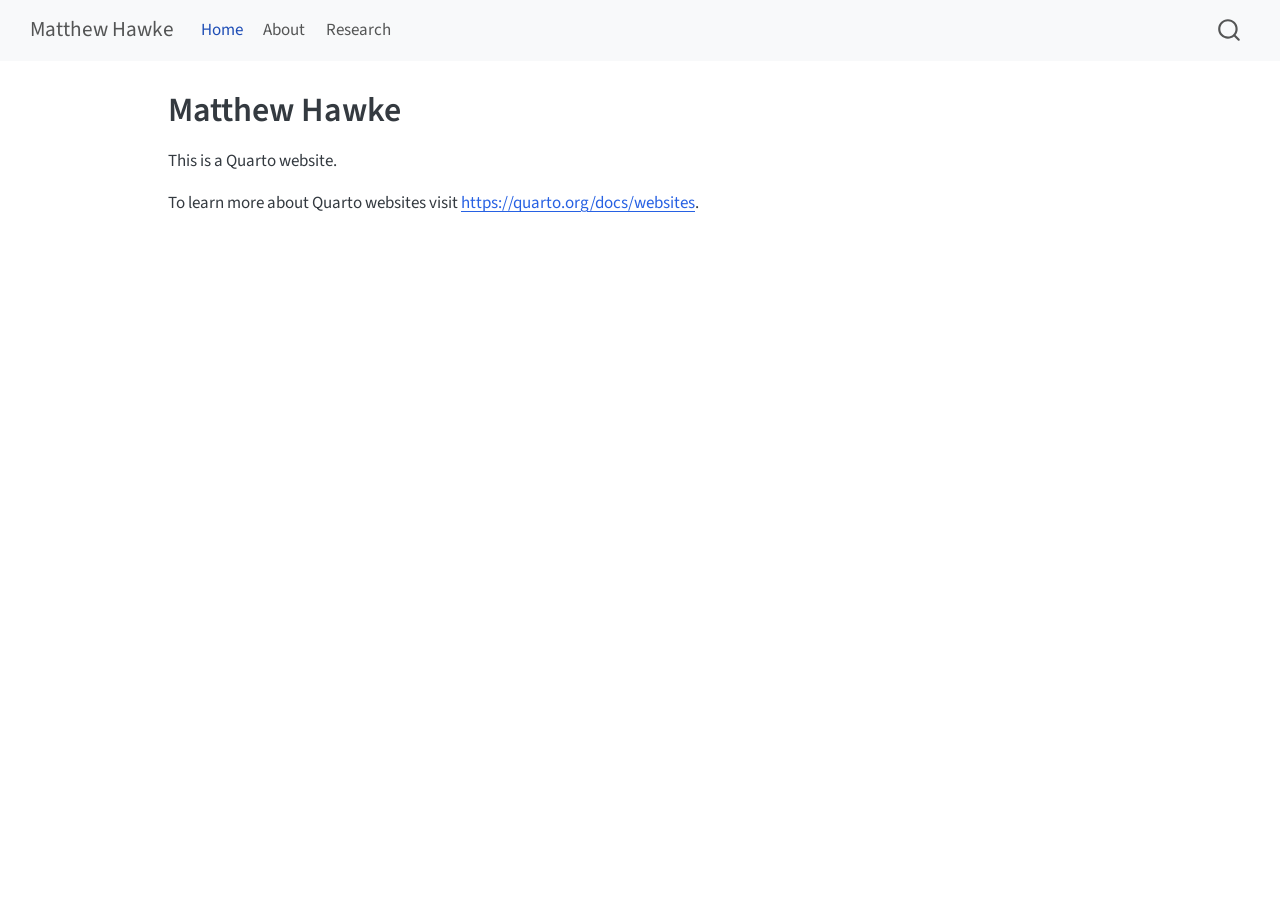
<file: index.html>
<!DOCTYPE html>
<html xmlns="http://www.w3.org/1999/xhtml" lang="en" xml:lang="en"><head>

<meta charset="utf-8">
<meta name="generator" content="quarto-1.6.4">

<meta name="viewport" content="width=device-width, initial-scale=1.0, user-scalable=yes">


<title>Matthew Hawke</title>
<style>
code{white-space: pre-wrap;}
span.smallcaps{font-variant: small-caps;}
div.columns{display: flex; gap: min(4vw, 1.5em);}
div.column{flex: auto; overflow-x: auto;}
div.hanging-indent{margin-left: 1.5em; text-indent: -1.5em;}
ul.task-list{list-style: none;}
ul.task-list li input[type="checkbox"] {
  width: 0.8em;
  margin: 0 0.8em 0.2em -1em; /* quarto-specific, see https://github.com/quarto-dev/quarto-cli/issues/4556 */ 
  vertical-align: middle;
}
</style>


<script src="site_libs/quarto-nav/quarto-nav.js"></script>
<script src="site_libs/quarto-nav/headroom.min.js"></script>
<script src="site_libs/clipboard/clipboard.min.js"></script>
<script src="site_libs/quarto-search/autocomplete.umd.js"></script>
<script src="site_libs/quarto-search/fuse.min.js"></script>
<script src="site_libs/quarto-search/quarto-search.js"></script>
<meta name="quarto:offset" content="./">
<script src="site_libs/quarto-html/quarto.js"></script>
<script src="site_libs/quarto-html/popper.min.js"></script>
<script src="site_libs/quarto-html/tippy.umd.min.js"></script>
<script src="site_libs/quarto-html/anchor.min.js"></script>
<link href="site_libs/quarto-html/tippy.css" rel="stylesheet">
<link href="site_libs/quarto-html/quarto-syntax-highlighting.css" rel="stylesheet" id="quarto-text-highlighting-styles">
<script src="site_libs/bootstrap/bootstrap.min.js"></script>
<link href="site_libs/bootstrap/bootstrap-icons.css" rel="stylesheet">
<link href="site_libs/bootstrap/bootstrap.min.css" rel="stylesheet" id="quarto-bootstrap" data-mode="light">
<script id="quarto-search-options" type="application/json">{
  "location": "navbar",
  "copy-button": false,
  "collapse-after": 3,
  "panel-placement": "end",
  "type": "overlay",
  "limit": 50,
  "keyboard-shortcut": [
    "f",
    "/",
    "s"
  ],
  "show-item-context": false,
  "language": {
    "search-no-results-text": "No results",
    "search-matching-documents-text": "matching documents",
    "search-copy-link-title": "Copy link to search",
    "search-hide-matches-text": "Hide additional matches",
    "search-more-match-text": "more match in this document",
    "search-more-matches-text": "more matches in this document",
    "search-clear-button-title": "Clear",
    "search-text-placeholder": "",
    "search-detached-cancel-button-title": "Cancel",
    "search-submit-button-title": "Submit",
    "search-label": "Search"
  }
}</script>


<link rel="stylesheet" href="styles.css">
</head>

<body class="nav-fixed">

<div id="quarto-search-results"></div>
  <header id="quarto-header" class="headroom fixed-top">
    <nav class="navbar navbar-expand-lg " data-bs-theme="dark">
      <div class="navbar-container container-fluid">
      <div class="navbar-brand-container mx-auto">
    <a class="navbar-brand" href="./index.html">
    <span class="navbar-title">Matthew Hawke</span>
    </a>
  </div>
            <div id="quarto-search" class="" title="Search"></div>
          <button class="navbar-toggler" type="button" data-bs-toggle="collapse" data-bs-target="#navbarCollapse" aria-controls="navbarCollapse" role="menu" aria-expanded="false" aria-label="Toggle navigation" onclick="if (window.quartoToggleHeadroom) { window.quartoToggleHeadroom(); }">
  <span class="navbar-toggler-icon"></span>
</button>
          <div class="collapse navbar-collapse" id="navbarCollapse">
            <ul class="navbar-nav navbar-nav-scroll me-auto">
  <li class="nav-item">
    <a class="nav-link active" href="./index.html" aria-current="page"> 
<span class="menu-text">Home</span></a>
  </li>  
  <li class="nav-item">
    <a class="nav-link" href="./about.html"> 
<span class="menu-text">About</span></a>
  </li>  
  <li class="nav-item">
    <a class="nav-link" href="./research.html"> 
<span class="menu-text">Research</span></a>
  </li>  
</ul>
          </div> <!-- /navcollapse -->
            <div class="quarto-navbar-tools">
</div>
      </div> <!-- /container-fluid -->
    </nav>
</header>
<!-- content -->
<div id="quarto-content" class="quarto-container page-columns page-rows-contents page-layout-article page-navbar">
<!-- sidebar -->
<!-- margin-sidebar -->
    <div id="quarto-margin-sidebar" class="sidebar margin-sidebar zindex-bottom">
        
    </div>
<!-- main -->
<main class="content" id="quarto-document-content">

<header id="title-block-header" class="quarto-title-block default">
<div class="quarto-title">
<h1 class="title">Matthew Hawke</h1>
</div>



<div class="quarto-title-meta">

    
  
    
  </div>
  


</header>


<p>This is a Quarto website.</p>
<p>To learn more about Quarto websites visit <a href="https://quarto.org/docs/websites" class="uri">https://quarto.org/docs/websites</a>.</p>



</main> <!-- /main -->
<script id="quarto-html-after-body" type="application/javascript">
window.document.addEventListener("DOMContentLoaded", function (event) {
  const toggleBodyColorMode = (bsSheetEl) => {
    const mode = bsSheetEl.getAttribute("data-mode");
    const bodyEl = window.document.querySelector("body");
    if (mode === "dark") {
      bodyEl.classList.add("quarto-dark");
      bodyEl.classList.remove("quarto-light");
    } else {
      bodyEl.classList.add("quarto-light");
      bodyEl.classList.remove("quarto-dark");
    }
  }
  const toggleBodyColorPrimary = () => {
    const bsSheetEl = window.document.querySelector("link#quarto-bootstrap");
    if (bsSheetEl) {
      toggleBodyColorMode(bsSheetEl);
    }
  }
  toggleBodyColorPrimary();  
  const icon = "";
  const anchorJS = new window.AnchorJS();
  anchorJS.options = {
    placement: 'right',
    icon: icon
  };
  anchorJS.add('.anchored');
  const isCodeAnnotation = (el) => {
    for (const clz of el.classList) {
      if (clz.startsWith('code-annotation-')) {                     
        return true;
      }
    }
    return false;
  }
  const onCopySuccess = function(e) {
    // button target
    const button = e.trigger;
    // don't keep focus
    button.blur();
    // flash "checked"
    button.classList.add('code-copy-button-checked');
    var currentTitle = button.getAttribute("title");
    button.setAttribute("title", "Copied!");
    let tooltip;
    if (window.bootstrap) {
      button.setAttribute("data-bs-toggle", "tooltip");
      button.setAttribute("data-bs-placement", "left");
      button.setAttribute("data-bs-title", "Copied!");
      tooltip = new bootstrap.Tooltip(button, 
        { trigger: "manual", 
          customClass: "code-copy-button-tooltip",
          offset: [0, -8]});
      tooltip.show();    
    }
    setTimeout(function() {
      if (tooltip) {
        tooltip.hide();
        button.removeAttribute("data-bs-title");
        button.removeAttribute("data-bs-toggle");
        button.removeAttribute("data-bs-placement");
      }
      button.setAttribute("title", currentTitle);
      button.classList.remove('code-copy-button-checked');
    }, 1000);
    // clear code selection
    e.clearSelection();
  }
  const getTextToCopy = function(trigger) {
      const codeEl = trigger.previousElementSibling.cloneNode(true);
      for (const childEl of codeEl.children) {
        if (isCodeAnnotation(childEl)) {
          childEl.remove();
        }
      }
      return codeEl.innerText;
  }
  const clipboard = new window.ClipboardJS('.code-copy-button:not([data-in-quarto-modal])', {
    text: getTextToCopy
  });
  clipboard.on('success', onCopySuccess);
  if (window.document.getElementById('quarto-embedded-source-code-modal')) {
    // For code content inside modals, clipBoardJS needs to be initialized with a container option
    // TODO: Check when it could be a function (https://github.com/zenorocha/clipboard.js/issues/860)
    const clipboardModal = new window.ClipboardJS('.code-copy-button[data-in-quarto-modal]', {
      text: getTextToCopy,
      container: window.document.getElementById('quarto-embedded-source-code-modal')
    });
    clipboardModal.on('success', onCopySuccess);
  }
    var localhostRegex = new RegExp(/^(?:http|https):\/\/localhost\:?[0-9]*\//);
    var mailtoRegex = new RegExp(/^mailto:/);
      var filterRegex = new RegExp("https:\/\/matthewhawke\.com");
    var isInternal = (href) => {
        return filterRegex.test(href) || localhostRegex.test(href) || mailtoRegex.test(href);
    }
    // Inspect non-navigation links and adorn them if external
 	var links = window.document.querySelectorAll('a[href]:not(.nav-link):not(.navbar-brand):not(.toc-action):not(.sidebar-link):not(.sidebar-item-toggle):not(.pagination-link):not(.no-external):not([aria-hidden]):not(.dropdown-item):not(.quarto-navigation-tool):not(.about-link)');
    for (var i=0; i<links.length; i++) {
      const link = links[i];
      if (!isInternal(link.href)) {
        // undo the damage that might have been done by quarto-nav.js in the case of
        // links that we want to consider external
        if (link.dataset.originalHref !== undefined) {
          link.href = link.dataset.originalHref;
        }
      }
    }
  function tippyHover(el, contentFn, onTriggerFn, onUntriggerFn) {
    const config = {
      allowHTML: true,
      maxWidth: 500,
      delay: 100,
      arrow: false,
      appendTo: function(el) {
          return el.parentElement;
      },
      interactive: true,
      interactiveBorder: 10,
      theme: 'quarto',
      placement: 'bottom-start',
    };
    if (contentFn) {
      config.content = contentFn;
    }
    if (onTriggerFn) {
      config.onTrigger = onTriggerFn;
    }
    if (onUntriggerFn) {
      config.onUntrigger = onUntriggerFn;
    }
    window.tippy(el, config); 
  }
  const noterefs = window.document.querySelectorAll('a[role="doc-noteref"]');
  for (var i=0; i<noterefs.length; i++) {
    const ref = noterefs[i];
    tippyHover(ref, function() {
      // use id or data attribute instead here
      let href = ref.getAttribute('data-footnote-href') || ref.getAttribute('href');
      try { href = new URL(href).hash; } catch {}
      const id = href.replace(/^#\/?/, "");
      const note = window.document.getElementById(id);
      if (note) {
        return note.innerHTML;
      } else {
        return "";
      }
    });
  }
  const xrefs = window.document.querySelectorAll('a.quarto-xref');
  const processXRef = (id, note) => {
    // Strip column container classes
    const stripColumnClz = (el) => {
      el.classList.remove("page-full", "page-columns");
      if (el.children) {
        for (const child of el.children) {
          stripColumnClz(child);
        }
      }
    }
    stripColumnClz(note)
    if (id === null || id.startsWith('sec-')) {
      // Special case sections, only their first couple elements
      const container = document.createElement("div");
      if (note.children && note.children.length > 2) {
        container.appendChild(note.children[0].cloneNode(true));
        for (let i = 1; i < note.children.length; i++) {
          const child = note.children[i];
          if (child.tagName === "P" && child.innerText === "") {
            continue;
          } else {
            container.appendChild(child.cloneNode(true));
            break;
          }
        }
        if (window.Quarto?.typesetMath) {
          window.Quarto.typesetMath(container);
        }
        return container.innerHTML
      } else {
        if (window.Quarto?.typesetMath) {
          window.Quarto.typesetMath(note);
        }
        return note.innerHTML;
      }
    } else {
      // Remove any anchor links if they are present
      const anchorLink = note.querySelector('a.anchorjs-link');
      if (anchorLink) {
        anchorLink.remove();
      }
      if (window.Quarto?.typesetMath) {
        window.Quarto.typesetMath(note);
      }
      // TODO in 1.5, we should make sure this works without a callout special case
      if (note.classList.contains("callout")) {
        return note.outerHTML;
      } else {
        return note.innerHTML;
      }
    }
  }
  for (var i=0; i<xrefs.length; i++) {
    const xref = xrefs[i];
    tippyHover(xref, undefined, function(instance) {
      instance.disable();
      let url = xref.getAttribute('href');
      let hash = undefined; 
      if (url.startsWith('#')) {
        hash = url;
      } else {
        try { hash = new URL(url).hash; } catch {}
      }
      if (hash) {
        const id = hash.replace(/^#\/?/, "");
        const note = window.document.getElementById(id);
        if (note !== null) {
          try {
            const html = processXRef(id, note.cloneNode(true));
            instance.setContent(html);
          } finally {
            instance.enable();
            instance.show();
          }
        } else {
          // See if we can fetch this
          fetch(url.split('#')[0])
          .then(res => res.text())
          .then(html => {
            const parser = new DOMParser();
            const htmlDoc = parser.parseFromString(html, "text/html");
            const note = htmlDoc.getElementById(id);
            if (note !== null) {
              const html = processXRef(id, note);
              instance.setContent(html);
            } 
          }).finally(() => {
            instance.enable();
            instance.show();
          });
        }
      } else {
        // See if we can fetch a full url (with no hash to target)
        // This is a special case and we should probably do some content thinning / targeting
        fetch(url)
        .then(res => res.text())
        .then(html => {
          const parser = new DOMParser();
          const htmlDoc = parser.parseFromString(html, "text/html");
          const note = htmlDoc.querySelector('main.content');
          if (note !== null) {
            // This should only happen for chapter cross references
            // (since there is no id in the URL)
            // remove the first header
            if (note.children.length > 0 && note.children[0].tagName === "HEADER") {
              note.children[0].remove();
            }
            const html = processXRef(null, note);
            instance.setContent(html);
          } 
        }).finally(() => {
          instance.enable();
          instance.show();
        });
      }
    }, function(instance) {
    });
  }
      let selectedAnnoteEl;
      const selectorForAnnotation = ( cell, annotation) => {
        let cellAttr = 'data-code-cell="' + cell + '"';
        let lineAttr = 'data-code-annotation="' +  annotation + '"';
        const selector = 'span[' + cellAttr + '][' + lineAttr + ']';
        return selector;
      }
      const selectCodeLines = (annoteEl) => {
        const doc = window.document;
        const targetCell = annoteEl.getAttribute("data-target-cell");
        const targetAnnotation = annoteEl.getAttribute("data-target-annotation");
        const annoteSpan = window.document.querySelector(selectorForAnnotation(targetCell, targetAnnotation));
        const lines = annoteSpan.getAttribute("data-code-lines").split(",");
        const lineIds = lines.map((line) => {
          return targetCell + "-" + line;
        })
        let top = null;
        let height = null;
        let parent = null;
        if (lineIds.length > 0) {
            //compute the position of the single el (top and bottom and make a div)
            const el = window.document.getElementById(lineIds[0]);
            top = el.offsetTop;
            height = el.offsetHeight;
            parent = el.parentElement.parentElement;
          if (lineIds.length > 1) {
            const lastEl = window.document.getElementById(lineIds[lineIds.length - 1]);
            const bottom = lastEl.offsetTop + lastEl.offsetHeight;
            height = bottom - top;
          }
          if (top !== null && height !== null && parent !== null) {
            // cook up a div (if necessary) and position it 
            let div = window.document.getElementById("code-annotation-line-highlight");
            if (div === null) {
              div = window.document.createElement("div");
              div.setAttribute("id", "code-annotation-line-highlight");
              div.style.position = 'absolute';
              parent.appendChild(div);
            }
            div.style.top = top - 2 + "px";
            div.style.height = height + 4 + "px";
            div.style.left = 0;
            let gutterDiv = window.document.getElementById("code-annotation-line-highlight-gutter");
            if (gutterDiv === null) {
              gutterDiv = window.document.createElement("div");
              gutterDiv.setAttribute("id", "code-annotation-line-highlight-gutter");
              gutterDiv.style.position = 'absolute';
              const codeCell = window.document.getElementById(targetCell);
              const gutter = codeCell.querySelector('.code-annotation-gutter');
              gutter.appendChild(gutterDiv);
            }
            gutterDiv.style.top = top - 2 + "px";
            gutterDiv.style.height = height + 4 + "px";
          }
          selectedAnnoteEl = annoteEl;
        }
      };
      const unselectCodeLines = () => {
        const elementsIds = ["code-annotation-line-highlight", "code-annotation-line-highlight-gutter"];
        elementsIds.forEach((elId) => {
          const div = window.document.getElementById(elId);
          if (div) {
            div.remove();
          }
        });
        selectedAnnoteEl = undefined;
      };
        // Handle positioning of the toggle
    window.addEventListener(
      "resize",
      throttle(() => {
        elRect = undefined;
        if (selectedAnnoteEl) {
          selectCodeLines(selectedAnnoteEl);
        }
      }, 10)
    );
    function throttle(fn, ms) {
    let throttle = false;
    let timer;
      return (...args) => {
        if(!throttle) { // first call gets through
            fn.apply(this, args);
            throttle = true;
        } else { // all the others get throttled
            if(timer) clearTimeout(timer); // cancel #2
            timer = setTimeout(() => {
              fn.apply(this, args);
              timer = throttle = false;
            }, ms);
        }
      };
    }
      // Attach click handler to the DT
      const annoteDls = window.document.querySelectorAll('dt[data-target-cell]');
      for (const annoteDlNode of annoteDls) {
        annoteDlNode.addEventListener('click', (event) => {
          const clickedEl = event.target;
          if (clickedEl !== selectedAnnoteEl) {
            unselectCodeLines();
            const activeEl = window.document.querySelector('dt[data-target-cell].code-annotation-active');
            if (activeEl) {
              activeEl.classList.remove('code-annotation-active');
            }
            selectCodeLines(clickedEl);
            clickedEl.classList.add('code-annotation-active');
          } else {
            // Unselect the line
            unselectCodeLines();
            clickedEl.classList.remove('code-annotation-active');
          }
        });
      }
  const findCites = (el) => {
    const parentEl = el.parentElement;
    if (parentEl) {
      const cites = parentEl.dataset.cites;
      if (cites) {
        return {
          el,
          cites: cites.split(' ')
        };
      } else {
        return findCites(el.parentElement)
      }
    } else {
      return undefined;
    }
  };
  var bibliorefs = window.document.querySelectorAll('a[role="doc-biblioref"]');
  for (var i=0; i<bibliorefs.length; i++) {
    const ref = bibliorefs[i];
    const citeInfo = findCites(ref);
    if (citeInfo) {
      tippyHover(citeInfo.el, function() {
        var popup = window.document.createElement('div');
        citeInfo.cites.forEach(function(cite) {
          var citeDiv = window.document.createElement('div');
          citeDiv.classList.add('hanging-indent');
          citeDiv.classList.add('csl-entry');
          var biblioDiv = window.document.getElementById('ref-' + cite);
          if (biblioDiv) {
            citeDiv.innerHTML = biblioDiv.innerHTML;
          }
          popup.appendChild(citeDiv);
        });
        return popup.innerHTML;
      });
    }
  }
});
</script>
</div> <!-- /content -->




</body></html>
</file>
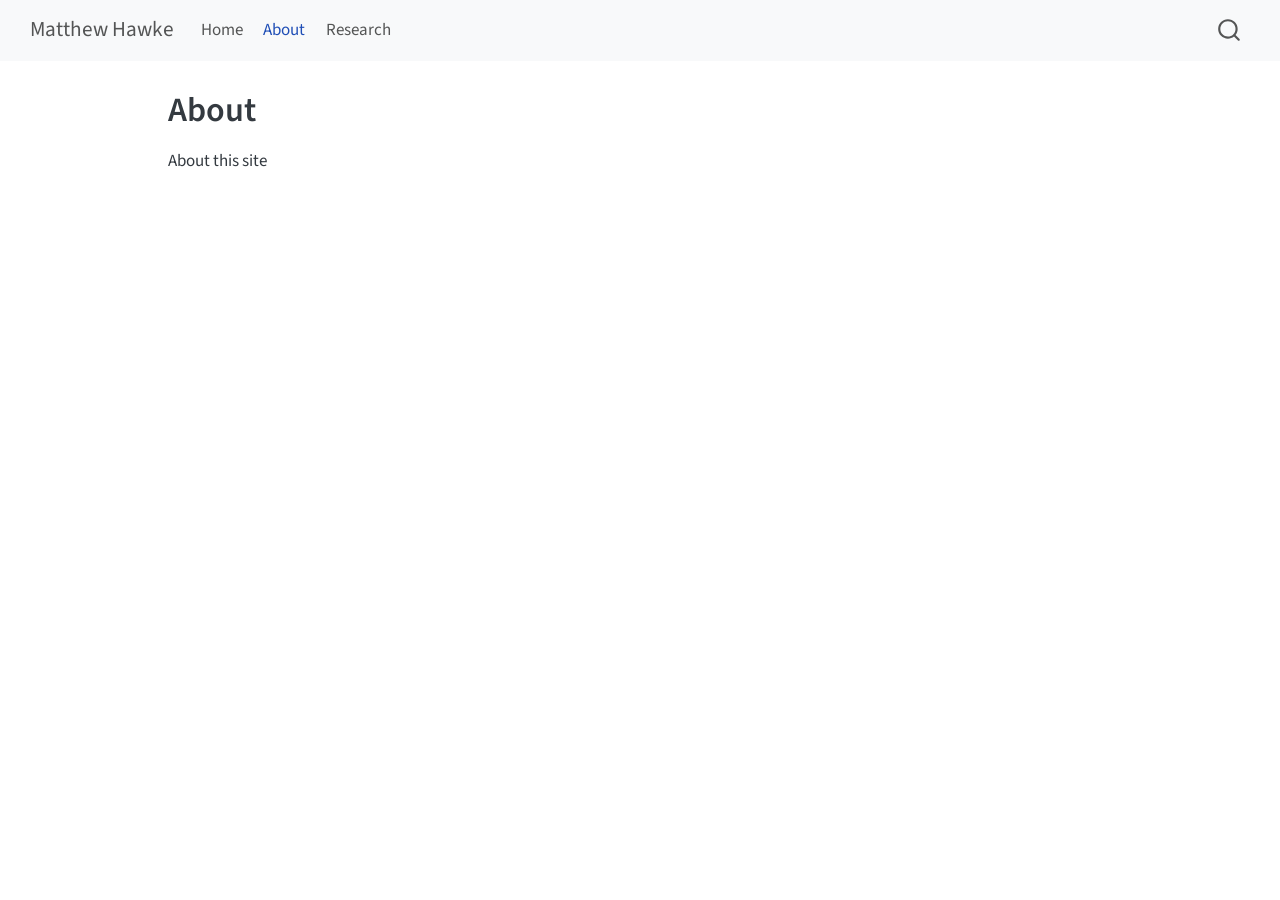
<file: about.html>
<!DOCTYPE html>
<html xmlns="http://www.w3.org/1999/xhtml" lang="en" xml:lang="en"><head>

<meta charset="utf-8">
<meta name="generator" content="quarto-1.6.4">

<meta name="viewport" content="width=device-width, initial-scale=1.0, user-scalable=yes">


<title>About – Matthew Hawke</title>
<style>
code{white-space: pre-wrap;}
span.smallcaps{font-variant: small-caps;}
div.columns{display: flex; gap: min(4vw, 1.5em);}
div.column{flex: auto; overflow-x: auto;}
div.hanging-indent{margin-left: 1.5em; text-indent: -1.5em;}
ul.task-list{list-style: none;}
ul.task-list li input[type="checkbox"] {
  width: 0.8em;
  margin: 0 0.8em 0.2em -1em; /* quarto-specific, see https://github.com/quarto-dev/quarto-cli/issues/4556 */ 
  vertical-align: middle;
}
</style>


<script src="site_libs/quarto-nav/quarto-nav.js"></script>
<script src="site_libs/quarto-nav/headroom.min.js"></script>
<script src="site_libs/clipboard/clipboard.min.js"></script>
<script src="site_libs/quarto-search/autocomplete.umd.js"></script>
<script src="site_libs/quarto-search/fuse.min.js"></script>
<script src="site_libs/quarto-search/quarto-search.js"></script>
<meta name="quarto:offset" content="./">
<script src="site_libs/quarto-html/quarto.js"></script>
<script src="site_libs/quarto-html/popper.min.js"></script>
<script src="site_libs/quarto-html/tippy.umd.min.js"></script>
<script src="site_libs/quarto-html/anchor.min.js"></script>
<link href="site_libs/quarto-html/tippy.css" rel="stylesheet">
<link href="site_libs/quarto-html/quarto-syntax-highlighting.css" rel="stylesheet" id="quarto-text-highlighting-styles">
<script src="site_libs/bootstrap/bootstrap.min.js"></script>
<link href="site_libs/bootstrap/bootstrap-icons.css" rel="stylesheet">
<link href="site_libs/bootstrap/bootstrap.min.css" rel="stylesheet" id="quarto-bootstrap" data-mode="light">
<script id="quarto-search-options" type="application/json">{
  "location": "navbar",
  "copy-button": false,
  "collapse-after": 3,
  "panel-placement": "end",
  "type": "overlay",
  "limit": 50,
  "keyboard-shortcut": [
    "f",
    "/",
    "s"
  ],
  "show-item-context": false,
  "language": {
    "search-no-results-text": "No results",
    "search-matching-documents-text": "matching documents",
    "search-copy-link-title": "Copy link to search",
    "search-hide-matches-text": "Hide additional matches",
    "search-more-match-text": "more match in this document",
    "search-more-matches-text": "more matches in this document",
    "search-clear-button-title": "Clear",
    "search-text-placeholder": "",
    "search-detached-cancel-button-title": "Cancel",
    "search-submit-button-title": "Submit",
    "search-label": "Search"
  }
}</script>


<link rel="stylesheet" href="styles.css">
</head>

<body class="nav-fixed">

<div id="quarto-search-results"></div>
  <header id="quarto-header" class="headroom fixed-top">
    <nav class="navbar navbar-expand-lg " data-bs-theme="dark">
      <div class="navbar-container container-fluid">
      <div class="navbar-brand-container mx-auto">
    <a class="navbar-brand" href="./index.html">
    <span class="navbar-title">Matthew Hawke</span>
    </a>
  </div>
            <div id="quarto-search" class="" title="Search"></div>
          <button class="navbar-toggler" type="button" data-bs-toggle="collapse" data-bs-target="#navbarCollapse" aria-controls="navbarCollapse" role="menu" aria-expanded="false" aria-label="Toggle navigation" onclick="if (window.quartoToggleHeadroom) { window.quartoToggleHeadroom(); }">
  <span class="navbar-toggler-icon"></span>
</button>
          <div class="collapse navbar-collapse" id="navbarCollapse">
            <ul class="navbar-nav navbar-nav-scroll me-auto">
  <li class="nav-item">
    <a class="nav-link" href="./index.html"> 
<span class="menu-text">Home</span></a>
  </li>  
  <li class="nav-item">
    <a class="nav-link active" href="./about.html" aria-current="page"> 
<span class="menu-text">About</span></a>
  </li>  
  <li class="nav-item">
    <a class="nav-link" href="./research.html"> 
<span class="menu-text">Research</span></a>
  </li>  
</ul>
          </div> <!-- /navcollapse -->
            <div class="quarto-navbar-tools">
</div>
      </div> <!-- /container-fluid -->
    </nav>
</header>
<!-- content -->
<div id="quarto-content" class="quarto-container page-columns page-rows-contents page-layout-article page-navbar">
<!-- sidebar -->
<!-- margin-sidebar -->
    <div id="quarto-margin-sidebar" class="sidebar margin-sidebar zindex-bottom">
        
    </div>
<!-- main -->
<main class="content" id="quarto-document-content">

<header id="title-block-header" class="quarto-title-block default">
<div class="quarto-title">
<h1 class="title">About</h1>
</div>



<div class="quarto-title-meta">

    
  
    
  </div>
  


</header>


<p>About this site</p>



</main> <!-- /main -->
<script id="quarto-html-after-body" type="application/javascript">
window.document.addEventListener("DOMContentLoaded", function (event) {
  const toggleBodyColorMode = (bsSheetEl) => {
    const mode = bsSheetEl.getAttribute("data-mode");
    const bodyEl = window.document.querySelector("body");
    if (mode === "dark") {
      bodyEl.classList.add("quarto-dark");
      bodyEl.classList.remove("quarto-light");
    } else {
      bodyEl.classList.add("quarto-light");
      bodyEl.classList.remove("quarto-dark");
    }
  }
  const toggleBodyColorPrimary = () => {
    const bsSheetEl = window.document.querySelector("link#quarto-bootstrap");
    if (bsSheetEl) {
      toggleBodyColorMode(bsSheetEl);
    }
  }
  toggleBodyColorPrimary();  
  const icon = "";
  const anchorJS = new window.AnchorJS();
  anchorJS.options = {
    placement: 'right',
    icon: icon
  };
  anchorJS.add('.anchored');
  const isCodeAnnotation = (el) => {
    for (const clz of el.classList) {
      if (clz.startsWith('code-annotation-')) {                     
        return true;
      }
    }
    return false;
  }
  const onCopySuccess = function(e) {
    // button target
    const button = e.trigger;
    // don't keep focus
    button.blur();
    // flash "checked"
    button.classList.add('code-copy-button-checked');
    var currentTitle = button.getAttribute("title");
    button.setAttribute("title", "Copied!");
    let tooltip;
    if (window.bootstrap) {
      button.setAttribute("data-bs-toggle", "tooltip");
      button.setAttribute("data-bs-placement", "left");
      button.setAttribute("data-bs-title", "Copied!");
      tooltip = new bootstrap.Tooltip(button, 
        { trigger: "manual", 
          customClass: "code-copy-button-tooltip",
          offset: [0, -8]});
      tooltip.show();    
    }
    setTimeout(function() {
      if (tooltip) {
        tooltip.hide();
        button.removeAttribute("data-bs-title");
        button.removeAttribute("data-bs-toggle");
        button.removeAttribute("data-bs-placement");
      }
      button.setAttribute("title", currentTitle);
      button.classList.remove('code-copy-button-checked');
    }, 1000);
    // clear code selection
    e.clearSelection();
  }
  const getTextToCopy = function(trigger) {
      const codeEl = trigger.previousElementSibling.cloneNode(true);
      for (const childEl of codeEl.children) {
        if (isCodeAnnotation(childEl)) {
          childEl.remove();
        }
      }
      return codeEl.innerText;
  }
  const clipboard = new window.ClipboardJS('.code-copy-button:not([data-in-quarto-modal])', {
    text: getTextToCopy
  });
  clipboard.on('success', onCopySuccess);
  if (window.document.getElementById('quarto-embedded-source-code-modal')) {
    // For code content inside modals, clipBoardJS needs to be initialized with a container option
    // TODO: Check when it could be a function (https://github.com/zenorocha/clipboard.js/issues/860)
    const clipboardModal = new window.ClipboardJS('.code-copy-button[data-in-quarto-modal]', {
      text: getTextToCopy,
      container: window.document.getElementById('quarto-embedded-source-code-modal')
    });
    clipboardModal.on('success', onCopySuccess);
  }
    var localhostRegex = new RegExp(/^(?:http|https):\/\/localhost\:?[0-9]*\//);
    var mailtoRegex = new RegExp(/^mailto:/);
      var filterRegex = new RegExp("https:\/\/matthewhawke\.com");
    var isInternal = (href) => {
        return filterRegex.test(href) || localhostRegex.test(href) || mailtoRegex.test(href);
    }
    // Inspect non-navigation links and adorn them if external
 	var links = window.document.querySelectorAll('a[href]:not(.nav-link):not(.navbar-brand):not(.toc-action):not(.sidebar-link):not(.sidebar-item-toggle):not(.pagination-link):not(.no-external):not([aria-hidden]):not(.dropdown-item):not(.quarto-navigation-tool):not(.about-link)');
    for (var i=0; i<links.length; i++) {
      const link = links[i];
      if (!isInternal(link.href)) {
        // undo the damage that might have been done by quarto-nav.js in the case of
        // links that we want to consider external
        if (link.dataset.originalHref !== undefined) {
          link.href = link.dataset.originalHref;
        }
      }
    }
  function tippyHover(el, contentFn, onTriggerFn, onUntriggerFn) {
    const config = {
      allowHTML: true,
      maxWidth: 500,
      delay: 100,
      arrow: false,
      appendTo: function(el) {
          return el.parentElement;
      },
      interactive: true,
      interactiveBorder: 10,
      theme: 'quarto',
      placement: 'bottom-start',
    };
    if (contentFn) {
      config.content = contentFn;
    }
    if (onTriggerFn) {
      config.onTrigger = onTriggerFn;
    }
    if (onUntriggerFn) {
      config.onUntrigger = onUntriggerFn;
    }
    window.tippy(el, config); 
  }
  const noterefs = window.document.querySelectorAll('a[role="doc-noteref"]');
  for (var i=0; i<noterefs.length; i++) {
    const ref = noterefs[i];
    tippyHover(ref, function() {
      // use id or data attribute instead here
      let href = ref.getAttribute('data-footnote-href') || ref.getAttribute('href');
      try { href = new URL(href).hash; } catch {}
      const id = href.replace(/^#\/?/, "");
      const note = window.document.getElementById(id);
      if (note) {
        return note.innerHTML;
      } else {
        return "";
      }
    });
  }
  const xrefs = window.document.querySelectorAll('a.quarto-xref');
  const processXRef = (id, note) => {
    // Strip column container classes
    const stripColumnClz = (el) => {
      el.classList.remove("page-full", "page-columns");
      if (el.children) {
        for (const child of el.children) {
          stripColumnClz(child);
        }
      }
    }
    stripColumnClz(note)
    if (id === null || id.startsWith('sec-')) {
      // Special case sections, only their first couple elements
      const container = document.createElement("div");
      if (note.children && note.children.length > 2) {
        container.appendChild(note.children[0].cloneNode(true));
        for (let i = 1; i < note.children.length; i++) {
          const child = note.children[i];
          if (child.tagName === "P" && child.innerText === "") {
            continue;
          } else {
            container.appendChild(child.cloneNode(true));
            break;
          }
        }
        if (window.Quarto?.typesetMath) {
          window.Quarto.typesetMath(container);
        }
        return container.innerHTML
      } else {
        if (window.Quarto?.typesetMath) {
          window.Quarto.typesetMath(note);
        }
        return note.innerHTML;
      }
    } else {
      // Remove any anchor links if they are present
      const anchorLink = note.querySelector('a.anchorjs-link');
      if (anchorLink) {
        anchorLink.remove();
      }
      if (window.Quarto?.typesetMath) {
        window.Quarto.typesetMath(note);
      }
      // TODO in 1.5, we should make sure this works without a callout special case
      if (note.classList.contains("callout")) {
        return note.outerHTML;
      } else {
        return note.innerHTML;
      }
    }
  }
  for (var i=0; i<xrefs.length; i++) {
    const xref = xrefs[i];
    tippyHover(xref, undefined, function(instance) {
      instance.disable();
      let url = xref.getAttribute('href');
      let hash = undefined; 
      if (url.startsWith('#')) {
        hash = url;
      } else {
        try { hash = new URL(url).hash; } catch {}
      }
      if (hash) {
        const id = hash.replace(/^#\/?/, "");
        const note = window.document.getElementById(id);
        if (note !== null) {
          try {
            const html = processXRef(id, note.cloneNode(true));
            instance.setContent(html);
          } finally {
            instance.enable();
            instance.show();
          }
        } else {
          // See if we can fetch this
          fetch(url.split('#')[0])
          .then(res => res.text())
          .then(html => {
            const parser = new DOMParser();
            const htmlDoc = parser.parseFromString(html, "text/html");
            const note = htmlDoc.getElementById(id);
            if (note !== null) {
              const html = processXRef(id, note);
              instance.setContent(html);
            } 
          }).finally(() => {
            instance.enable();
            instance.show();
          });
        }
      } else {
        // See if we can fetch a full url (with no hash to target)
        // This is a special case and we should probably do some content thinning / targeting
        fetch(url)
        .then(res => res.text())
        .then(html => {
          const parser = new DOMParser();
          const htmlDoc = parser.parseFromString(html, "text/html");
          const note = htmlDoc.querySelector('main.content');
          if (note !== null) {
            // This should only happen for chapter cross references
            // (since there is no id in the URL)
            // remove the first header
            if (note.children.length > 0 && note.children[0].tagName === "HEADER") {
              note.children[0].remove();
            }
            const html = processXRef(null, note);
            instance.setContent(html);
          } 
        }).finally(() => {
          instance.enable();
          instance.show();
        });
      }
    }, function(instance) {
    });
  }
      let selectedAnnoteEl;
      const selectorForAnnotation = ( cell, annotation) => {
        let cellAttr = 'data-code-cell="' + cell + '"';
        let lineAttr = 'data-code-annotation="' +  annotation + '"';
        const selector = 'span[' + cellAttr + '][' + lineAttr + ']';
        return selector;
      }
      const selectCodeLines = (annoteEl) => {
        const doc = window.document;
        const targetCell = annoteEl.getAttribute("data-target-cell");
        const targetAnnotation = annoteEl.getAttribute("data-target-annotation");
        const annoteSpan = window.document.querySelector(selectorForAnnotation(targetCell, targetAnnotation));
        const lines = annoteSpan.getAttribute("data-code-lines").split(",");
        const lineIds = lines.map((line) => {
          return targetCell + "-" + line;
        })
        let top = null;
        let height = null;
        let parent = null;
        if (lineIds.length > 0) {
            //compute the position of the single el (top and bottom and make a div)
            const el = window.document.getElementById(lineIds[0]);
            top = el.offsetTop;
            height = el.offsetHeight;
            parent = el.parentElement.parentElement;
          if (lineIds.length > 1) {
            const lastEl = window.document.getElementById(lineIds[lineIds.length - 1]);
            const bottom = lastEl.offsetTop + lastEl.offsetHeight;
            height = bottom - top;
          }
          if (top !== null && height !== null && parent !== null) {
            // cook up a div (if necessary) and position it 
            let div = window.document.getElementById("code-annotation-line-highlight");
            if (div === null) {
              div = window.document.createElement("div");
              div.setAttribute("id", "code-annotation-line-highlight");
              div.style.position = 'absolute';
              parent.appendChild(div);
            }
            div.style.top = top - 2 + "px";
            div.style.height = height + 4 + "px";
            div.style.left = 0;
            let gutterDiv = window.document.getElementById("code-annotation-line-highlight-gutter");
            if (gutterDiv === null) {
              gutterDiv = window.document.createElement("div");
              gutterDiv.setAttribute("id", "code-annotation-line-highlight-gutter");
              gutterDiv.style.position = 'absolute';
              const codeCell = window.document.getElementById(targetCell);
              const gutter = codeCell.querySelector('.code-annotation-gutter');
              gutter.appendChild(gutterDiv);
            }
            gutterDiv.style.top = top - 2 + "px";
            gutterDiv.style.height = height + 4 + "px";
          }
          selectedAnnoteEl = annoteEl;
        }
      };
      const unselectCodeLines = () => {
        const elementsIds = ["code-annotation-line-highlight", "code-annotation-line-highlight-gutter"];
        elementsIds.forEach((elId) => {
          const div = window.document.getElementById(elId);
          if (div) {
            div.remove();
          }
        });
        selectedAnnoteEl = undefined;
      };
        // Handle positioning of the toggle
    window.addEventListener(
      "resize",
      throttle(() => {
        elRect = undefined;
        if (selectedAnnoteEl) {
          selectCodeLines(selectedAnnoteEl);
        }
      }, 10)
    );
    function throttle(fn, ms) {
    let throttle = false;
    let timer;
      return (...args) => {
        if(!throttle) { // first call gets through
            fn.apply(this, args);
            throttle = true;
        } else { // all the others get throttled
            if(timer) clearTimeout(timer); // cancel #2
            timer = setTimeout(() => {
              fn.apply(this, args);
              timer = throttle = false;
            }, ms);
        }
      };
    }
      // Attach click handler to the DT
      const annoteDls = window.document.querySelectorAll('dt[data-target-cell]');
      for (const annoteDlNode of annoteDls) {
        annoteDlNode.addEventListener('click', (event) => {
          const clickedEl = event.target;
          if (clickedEl !== selectedAnnoteEl) {
            unselectCodeLines();
            const activeEl = window.document.querySelector('dt[data-target-cell].code-annotation-active');
            if (activeEl) {
              activeEl.classList.remove('code-annotation-active');
            }
            selectCodeLines(clickedEl);
            clickedEl.classList.add('code-annotation-active');
          } else {
            // Unselect the line
            unselectCodeLines();
            clickedEl.classList.remove('code-annotation-active');
          }
        });
      }
  const findCites = (el) => {
    const parentEl = el.parentElement;
    if (parentEl) {
      const cites = parentEl.dataset.cites;
      if (cites) {
        return {
          el,
          cites: cites.split(' ')
        };
      } else {
        return findCites(el.parentElement)
      }
    } else {
      return undefined;
    }
  };
  var bibliorefs = window.document.querySelectorAll('a[role="doc-biblioref"]');
  for (var i=0; i<bibliorefs.length; i++) {
    const ref = bibliorefs[i];
    const citeInfo = findCites(ref);
    if (citeInfo) {
      tippyHover(citeInfo.el, function() {
        var popup = window.document.createElement('div');
        citeInfo.cites.forEach(function(cite) {
          var citeDiv = window.document.createElement('div');
          citeDiv.classList.add('hanging-indent');
          citeDiv.classList.add('csl-entry');
          var biblioDiv = window.document.getElementById('ref-' + cite);
          if (biblioDiv) {
            citeDiv.innerHTML = biblioDiv.innerHTML;
          }
          popup.appendChild(citeDiv);
        });
        return popup.innerHTML;
      });
    }
  }
});
</script>
</div> <!-- /content -->




</body></html>
</file>
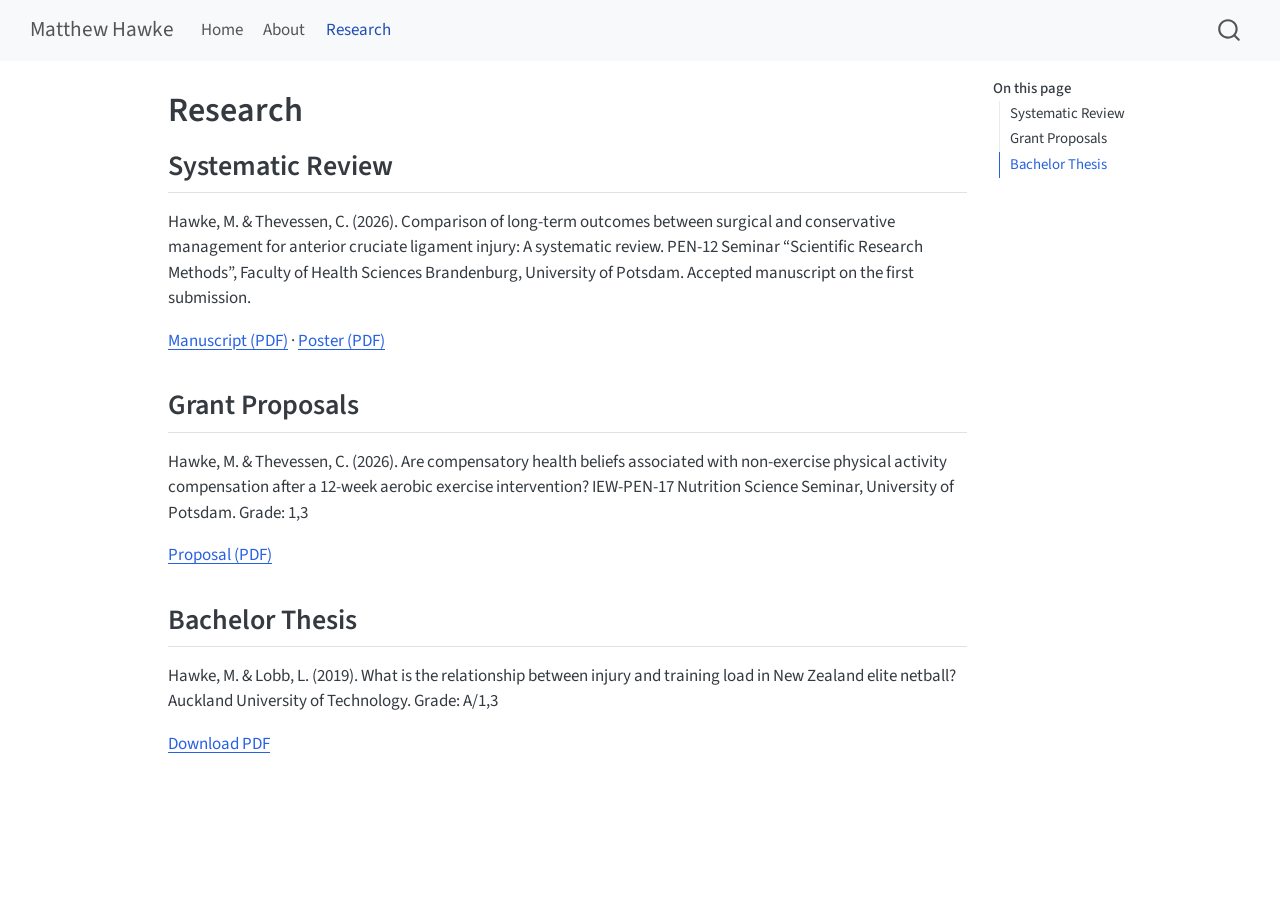
<file: research.html>
<!DOCTYPE html>
<html xmlns="http://www.w3.org/1999/xhtml" lang="en" xml:lang="en"><head>

<meta charset="utf-8">
<meta name="generator" content="quarto-1.6.4">

<meta name="viewport" content="width=device-width, initial-scale=1.0, user-scalable=yes">


<title>Research – Matthew Hawke</title>
<style>
code{white-space: pre-wrap;}
span.smallcaps{font-variant: small-caps;}
div.columns{display: flex; gap: min(4vw, 1.5em);}
div.column{flex: auto; overflow-x: auto;}
div.hanging-indent{margin-left: 1.5em; text-indent: -1.5em;}
ul.task-list{list-style: none;}
ul.task-list li input[type="checkbox"] {
  width: 0.8em;
  margin: 0 0.8em 0.2em -1em; /* quarto-specific, see https://github.com/quarto-dev/quarto-cli/issues/4556 */ 
  vertical-align: middle;
}
</style>


<script src="site_libs/quarto-nav/quarto-nav.js"></script>
<script src="site_libs/quarto-nav/headroom.min.js"></script>
<script src="site_libs/clipboard/clipboard.min.js"></script>
<script src="site_libs/quarto-search/autocomplete.umd.js"></script>
<script src="site_libs/quarto-search/fuse.min.js"></script>
<script src="site_libs/quarto-search/quarto-search.js"></script>
<meta name="quarto:offset" content="./">
<script src="site_libs/quarto-html/quarto.js"></script>
<script src="site_libs/quarto-html/popper.min.js"></script>
<script src="site_libs/quarto-html/tippy.umd.min.js"></script>
<script src="site_libs/quarto-html/anchor.min.js"></script>
<link href="site_libs/quarto-html/tippy.css" rel="stylesheet">
<link href="site_libs/quarto-html/quarto-syntax-highlighting.css" rel="stylesheet" id="quarto-text-highlighting-styles">
<script src="site_libs/bootstrap/bootstrap.min.js"></script>
<link href="site_libs/bootstrap/bootstrap-icons.css" rel="stylesheet">
<link href="site_libs/bootstrap/bootstrap.min.css" rel="stylesheet" id="quarto-bootstrap" data-mode="light">
<script id="quarto-search-options" type="application/json">{
  "location": "navbar",
  "copy-button": false,
  "collapse-after": 3,
  "panel-placement": "end",
  "type": "overlay",
  "limit": 50,
  "keyboard-shortcut": [
    "f",
    "/",
    "s"
  ],
  "show-item-context": false,
  "language": {
    "search-no-results-text": "No results",
    "search-matching-documents-text": "matching documents",
    "search-copy-link-title": "Copy link to search",
    "search-hide-matches-text": "Hide additional matches",
    "search-more-match-text": "more match in this document",
    "search-more-matches-text": "more matches in this document",
    "search-clear-button-title": "Clear",
    "search-text-placeholder": "",
    "search-detached-cancel-button-title": "Cancel",
    "search-submit-button-title": "Submit",
    "search-label": "Search"
  }
}</script>


<link rel="stylesheet" href="styles.css">
</head>

<body class="nav-fixed">

<div id="quarto-search-results"></div>
  <header id="quarto-header" class="headroom fixed-top">
    <nav class="navbar navbar-expand-lg " data-bs-theme="dark">
      <div class="navbar-container container-fluid">
      <div class="navbar-brand-container mx-auto">
    <a class="navbar-brand" href="./index.html">
    <span class="navbar-title">Matthew Hawke</span>
    </a>
  </div>
            <div id="quarto-search" class="" title="Search"></div>
          <button class="navbar-toggler" type="button" data-bs-toggle="collapse" data-bs-target="#navbarCollapse" aria-controls="navbarCollapse" role="menu" aria-expanded="false" aria-label="Toggle navigation" onclick="if (window.quartoToggleHeadroom) { window.quartoToggleHeadroom(); }">
  <span class="navbar-toggler-icon"></span>
</button>
          <div class="collapse navbar-collapse" id="navbarCollapse">
            <ul class="navbar-nav navbar-nav-scroll me-auto">
  <li class="nav-item">
    <a class="nav-link" href="./index.html"> 
<span class="menu-text">Home</span></a>
  </li>  
  <li class="nav-item">
    <a class="nav-link" href="./about.html"> 
<span class="menu-text">About</span></a>
  </li>  
  <li class="nav-item">
    <a class="nav-link active" href="./research.html" aria-current="page"> 
<span class="menu-text">Research</span></a>
  </li>  
</ul>
          </div> <!-- /navcollapse -->
            <div class="quarto-navbar-tools">
</div>
      </div> <!-- /container-fluid -->
    </nav>
</header>
<!-- content -->
<div id="quarto-content" class="quarto-container page-columns page-rows-contents page-layout-article page-navbar">
<!-- sidebar -->
<!-- margin-sidebar -->
    <div id="quarto-margin-sidebar" class="sidebar margin-sidebar">
        <nav id="TOC" role="doc-toc" class="toc-active">
    <h2 id="toc-title">On this page</h2>
   
  <ul>
  <li><a href="#systematic-review" id="toc-systematic-review" class="nav-link active" data-scroll-target="#systematic-review">Systematic Review</a></li>
  <li><a href="#grant-proposals" id="toc-grant-proposals" class="nav-link" data-scroll-target="#grant-proposals">Grant Proposals</a></li>
  <li><a href="#bachelor-thesis" id="toc-bachelor-thesis" class="nav-link" data-scroll-target="#bachelor-thesis">Bachelor Thesis</a></li>
  </ul>
</nav>
    </div>
<!-- main -->
<main class="content" id="quarto-document-content">

<header id="title-block-header" class="quarto-title-block default">
<div class="quarto-title">
<h1 class="title">Research</h1>
</div>



<div class="quarto-title-meta">

    
  
    
  </div>
  


</header>


<section id="systematic-review" class="level2">
<h2 class="anchored" data-anchor-id="systematic-review">Systematic Review</h2>
<p>Hawke, M. &amp; Thevessen, C. (2026). Comparison of long-term outcomes between surgical and conservative management for anterior cruciate ligament injury: A systematic review. PEN-12 Seminar “Scientific Research Methods”, Faculty of Health Sciences Brandenburg, University of Potsdam. Accepted manuscript on the first submission.</p>
<p><a href="pdfs/hawke-thevessen-2026-acl-systematic-review.pdf">Manuscript (PDF)</a> · <a href="pdfs/hawke-thevessen-2026-aclr-poster.pdf">Poster (PDF)</a></p>
</section>
<section id="grant-proposals" class="level2">
<h2 class="anchored" data-anchor-id="grant-proposals">Grant Proposals</h2>
<p>Hawke, M. &amp; Thevessen, C. (2026). Are compensatory health beliefs associated with non-exercise physical activity compensation after a 12-week aerobic exercise intervention? IEW-PEN-17 Nutrition Science Seminar, University of Potsdam. Grade: 1,3</p>
<p><a href="pdfs/hawke-thevessen-2026-grant-proposal.pdf">Proposal (PDF)</a></p>
</section>
<section id="bachelor-thesis" class="level2">
<h2 class="anchored" data-anchor-id="bachelor-thesis">Bachelor Thesis</h2>
<p>Hawke, M. &amp; Lobb, L. (2019). What is the relationship between injury and training load in New Zealand elite netball? Auckland University of Technology. Grade: A/1,3</p>
<p><a href="pdfs/hawke-lobb-2019-bachelor-thesis.pdf">Download PDF</a></p>


</section>

</main> <!-- /main -->
<script id="quarto-html-after-body" type="application/javascript">
window.document.addEventListener("DOMContentLoaded", function (event) {
  const toggleBodyColorMode = (bsSheetEl) => {
    const mode = bsSheetEl.getAttribute("data-mode");
    const bodyEl = window.document.querySelector("body");
    if (mode === "dark") {
      bodyEl.classList.add("quarto-dark");
      bodyEl.classList.remove("quarto-light");
    } else {
      bodyEl.classList.add("quarto-light");
      bodyEl.classList.remove("quarto-dark");
    }
  }
  const toggleBodyColorPrimary = () => {
    const bsSheetEl = window.document.querySelector("link#quarto-bootstrap");
    if (bsSheetEl) {
      toggleBodyColorMode(bsSheetEl);
    }
  }
  toggleBodyColorPrimary();  
  const icon = "";
  const anchorJS = new window.AnchorJS();
  anchorJS.options = {
    placement: 'right',
    icon: icon
  };
  anchorJS.add('.anchored');
  const isCodeAnnotation = (el) => {
    for (const clz of el.classList) {
      if (clz.startsWith('code-annotation-')) {                     
        return true;
      }
    }
    return false;
  }
  const onCopySuccess = function(e) {
    // button target
    const button = e.trigger;
    // don't keep focus
    button.blur();
    // flash "checked"
    button.classList.add('code-copy-button-checked');
    var currentTitle = button.getAttribute("title");
    button.setAttribute("title", "Copied!");
    let tooltip;
    if (window.bootstrap) {
      button.setAttribute("data-bs-toggle", "tooltip");
      button.setAttribute("data-bs-placement", "left");
      button.setAttribute("data-bs-title", "Copied!");
      tooltip = new bootstrap.Tooltip(button, 
        { trigger: "manual", 
          customClass: "code-copy-button-tooltip",
          offset: [0, -8]});
      tooltip.show();    
    }
    setTimeout(function() {
      if (tooltip) {
        tooltip.hide();
        button.removeAttribute("data-bs-title");
        button.removeAttribute("data-bs-toggle");
        button.removeAttribute("data-bs-placement");
      }
      button.setAttribute("title", currentTitle);
      button.classList.remove('code-copy-button-checked');
    }, 1000);
    // clear code selection
    e.clearSelection();
  }
  const getTextToCopy = function(trigger) {
      const codeEl = trigger.previousElementSibling.cloneNode(true);
      for (const childEl of codeEl.children) {
        if (isCodeAnnotation(childEl)) {
          childEl.remove();
        }
      }
      return codeEl.innerText;
  }
  const clipboard = new window.ClipboardJS('.code-copy-button:not([data-in-quarto-modal])', {
    text: getTextToCopy
  });
  clipboard.on('success', onCopySuccess);
  if (window.document.getElementById('quarto-embedded-source-code-modal')) {
    // For code content inside modals, clipBoardJS needs to be initialized with a container option
    // TODO: Check when it could be a function (https://github.com/zenorocha/clipboard.js/issues/860)
    const clipboardModal = new window.ClipboardJS('.code-copy-button[data-in-quarto-modal]', {
      text: getTextToCopy,
      container: window.document.getElementById('quarto-embedded-source-code-modal')
    });
    clipboardModal.on('success', onCopySuccess);
  }
    var localhostRegex = new RegExp(/^(?:http|https):\/\/localhost\:?[0-9]*\//);
    var mailtoRegex = new RegExp(/^mailto:/);
      var filterRegex = new RegExp("https:\/\/matthewhawke\.com");
    var isInternal = (href) => {
        return filterRegex.test(href) || localhostRegex.test(href) || mailtoRegex.test(href);
    }
    // Inspect non-navigation links and adorn them if external
 	var links = window.document.querySelectorAll('a[href]:not(.nav-link):not(.navbar-brand):not(.toc-action):not(.sidebar-link):not(.sidebar-item-toggle):not(.pagination-link):not(.no-external):not([aria-hidden]):not(.dropdown-item):not(.quarto-navigation-tool):not(.about-link)');
    for (var i=0; i<links.length; i++) {
      const link = links[i];
      if (!isInternal(link.href)) {
        // undo the damage that might have been done by quarto-nav.js in the case of
        // links that we want to consider external
        if (link.dataset.originalHref !== undefined) {
          link.href = link.dataset.originalHref;
        }
      }
    }
  function tippyHover(el, contentFn, onTriggerFn, onUntriggerFn) {
    const config = {
      allowHTML: true,
      maxWidth: 500,
      delay: 100,
      arrow: false,
      appendTo: function(el) {
          return el.parentElement;
      },
      interactive: true,
      interactiveBorder: 10,
      theme: 'quarto',
      placement: 'bottom-start',
    };
    if (contentFn) {
      config.content = contentFn;
    }
    if (onTriggerFn) {
      config.onTrigger = onTriggerFn;
    }
    if (onUntriggerFn) {
      config.onUntrigger = onUntriggerFn;
    }
    window.tippy(el, config); 
  }
  const noterefs = window.document.querySelectorAll('a[role="doc-noteref"]');
  for (var i=0; i<noterefs.length; i++) {
    const ref = noterefs[i];
    tippyHover(ref, function() {
      // use id or data attribute instead here
      let href = ref.getAttribute('data-footnote-href') || ref.getAttribute('href');
      try { href = new URL(href).hash; } catch {}
      const id = href.replace(/^#\/?/, "");
      const note = window.document.getElementById(id);
      if (note) {
        return note.innerHTML;
      } else {
        return "";
      }
    });
  }
  const xrefs = window.document.querySelectorAll('a.quarto-xref');
  const processXRef = (id, note) => {
    // Strip column container classes
    const stripColumnClz = (el) => {
      el.classList.remove("page-full", "page-columns");
      if (el.children) {
        for (const child of el.children) {
          stripColumnClz(child);
        }
      }
    }
    stripColumnClz(note)
    if (id === null || id.startsWith('sec-')) {
      // Special case sections, only their first couple elements
      const container = document.createElement("div");
      if (note.children && note.children.length > 2) {
        container.appendChild(note.children[0].cloneNode(true));
        for (let i = 1; i < note.children.length; i++) {
          const child = note.children[i];
          if (child.tagName === "P" && child.innerText === "") {
            continue;
          } else {
            container.appendChild(child.cloneNode(true));
            break;
          }
        }
        if (window.Quarto?.typesetMath) {
          window.Quarto.typesetMath(container);
        }
        return container.innerHTML
      } else {
        if (window.Quarto?.typesetMath) {
          window.Quarto.typesetMath(note);
        }
        return note.innerHTML;
      }
    } else {
      // Remove any anchor links if they are present
      const anchorLink = note.querySelector('a.anchorjs-link');
      if (anchorLink) {
        anchorLink.remove();
      }
      if (window.Quarto?.typesetMath) {
        window.Quarto.typesetMath(note);
      }
      // TODO in 1.5, we should make sure this works without a callout special case
      if (note.classList.contains("callout")) {
        return note.outerHTML;
      } else {
        return note.innerHTML;
      }
    }
  }
  for (var i=0; i<xrefs.length; i++) {
    const xref = xrefs[i];
    tippyHover(xref, undefined, function(instance) {
      instance.disable();
      let url = xref.getAttribute('href');
      let hash = undefined; 
      if (url.startsWith('#')) {
        hash = url;
      } else {
        try { hash = new URL(url).hash; } catch {}
      }
      if (hash) {
        const id = hash.replace(/^#\/?/, "");
        const note = window.document.getElementById(id);
        if (note !== null) {
          try {
            const html = processXRef(id, note.cloneNode(true));
            instance.setContent(html);
          } finally {
            instance.enable();
            instance.show();
          }
        } else {
          // See if we can fetch this
          fetch(url.split('#')[0])
          .then(res => res.text())
          .then(html => {
            const parser = new DOMParser();
            const htmlDoc = parser.parseFromString(html, "text/html");
            const note = htmlDoc.getElementById(id);
            if (note !== null) {
              const html = processXRef(id, note);
              instance.setContent(html);
            } 
          }).finally(() => {
            instance.enable();
            instance.show();
          });
        }
      } else {
        // See if we can fetch a full url (with no hash to target)
        // This is a special case and we should probably do some content thinning / targeting
        fetch(url)
        .then(res => res.text())
        .then(html => {
          const parser = new DOMParser();
          const htmlDoc = parser.parseFromString(html, "text/html");
          const note = htmlDoc.querySelector('main.content');
          if (note !== null) {
            // This should only happen for chapter cross references
            // (since there is no id in the URL)
            // remove the first header
            if (note.children.length > 0 && note.children[0].tagName === "HEADER") {
              note.children[0].remove();
            }
            const html = processXRef(null, note);
            instance.setContent(html);
          } 
        }).finally(() => {
          instance.enable();
          instance.show();
        });
      }
    }, function(instance) {
    });
  }
      let selectedAnnoteEl;
      const selectorForAnnotation = ( cell, annotation) => {
        let cellAttr = 'data-code-cell="' + cell + '"';
        let lineAttr = 'data-code-annotation="' +  annotation + '"';
        const selector = 'span[' + cellAttr + '][' + lineAttr + ']';
        return selector;
      }
      const selectCodeLines = (annoteEl) => {
        const doc = window.document;
        const targetCell = annoteEl.getAttribute("data-target-cell");
        const targetAnnotation = annoteEl.getAttribute("data-target-annotation");
        const annoteSpan = window.document.querySelector(selectorForAnnotation(targetCell, targetAnnotation));
        const lines = annoteSpan.getAttribute("data-code-lines").split(",");
        const lineIds = lines.map((line) => {
          return targetCell + "-" + line;
        })
        let top = null;
        let height = null;
        let parent = null;
        if (lineIds.length > 0) {
            //compute the position of the single el (top and bottom and make a div)
            const el = window.document.getElementById(lineIds[0]);
            top = el.offsetTop;
            height = el.offsetHeight;
            parent = el.parentElement.parentElement;
          if (lineIds.length > 1) {
            const lastEl = window.document.getElementById(lineIds[lineIds.length - 1]);
            const bottom = lastEl.offsetTop + lastEl.offsetHeight;
            height = bottom - top;
          }
          if (top !== null && height !== null && parent !== null) {
            // cook up a div (if necessary) and position it 
            let div = window.document.getElementById("code-annotation-line-highlight");
            if (div === null) {
              div = window.document.createElement("div");
              div.setAttribute("id", "code-annotation-line-highlight");
              div.style.position = 'absolute';
              parent.appendChild(div);
            }
            div.style.top = top - 2 + "px";
            div.style.height = height + 4 + "px";
            div.style.left = 0;
            let gutterDiv = window.document.getElementById("code-annotation-line-highlight-gutter");
            if (gutterDiv === null) {
              gutterDiv = window.document.createElement("div");
              gutterDiv.setAttribute("id", "code-annotation-line-highlight-gutter");
              gutterDiv.style.position = 'absolute';
              const codeCell = window.document.getElementById(targetCell);
              const gutter = codeCell.querySelector('.code-annotation-gutter');
              gutter.appendChild(gutterDiv);
            }
            gutterDiv.style.top = top - 2 + "px";
            gutterDiv.style.height = height + 4 + "px";
          }
          selectedAnnoteEl = annoteEl;
        }
      };
      const unselectCodeLines = () => {
        const elementsIds = ["code-annotation-line-highlight", "code-annotation-line-highlight-gutter"];
        elementsIds.forEach((elId) => {
          const div = window.document.getElementById(elId);
          if (div) {
            div.remove();
          }
        });
        selectedAnnoteEl = undefined;
      };
        // Handle positioning of the toggle
    window.addEventListener(
      "resize",
      throttle(() => {
        elRect = undefined;
        if (selectedAnnoteEl) {
          selectCodeLines(selectedAnnoteEl);
        }
      }, 10)
    );
    function throttle(fn, ms) {
    let throttle = false;
    let timer;
      return (...args) => {
        if(!throttle) { // first call gets through
            fn.apply(this, args);
            throttle = true;
        } else { // all the others get throttled
            if(timer) clearTimeout(timer); // cancel #2
            timer = setTimeout(() => {
              fn.apply(this, args);
              timer = throttle = false;
            }, ms);
        }
      };
    }
      // Attach click handler to the DT
      const annoteDls = window.document.querySelectorAll('dt[data-target-cell]');
      for (const annoteDlNode of annoteDls) {
        annoteDlNode.addEventListener('click', (event) => {
          const clickedEl = event.target;
          if (clickedEl !== selectedAnnoteEl) {
            unselectCodeLines();
            const activeEl = window.document.querySelector('dt[data-target-cell].code-annotation-active');
            if (activeEl) {
              activeEl.classList.remove('code-annotation-active');
            }
            selectCodeLines(clickedEl);
            clickedEl.classList.add('code-annotation-active');
          } else {
            // Unselect the line
            unselectCodeLines();
            clickedEl.classList.remove('code-annotation-active');
          }
        });
      }
  const findCites = (el) => {
    const parentEl = el.parentElement;
    if (parentEl) {
      const cites = parentEl.dataset.cites;
      if (cites) {
        return {
          el,
          cites: cites.split(' ')
        };
      } else {
        return findCites(el.parentElement)
      }
    } else {
      return undefined;
    }
  };
  var bibliorefs = window.document.querySelectorAll('a[role="doc-biblioref"]');
  for (var i=0; i<bibliorefs.length; i++) {
    const ref = bibliorefs[i];
    const citeInfo = findCites(ref);
    if (citeInfo) {
      tippyHover(citeInfo.el, function() {
        var popup = window.document.createElement('div');
        citeInfo.cites.forEach(function(cite) {
          var citeDiv = window.document.createElement('div');
          citeDiv.classList.add('hanging-indent');
          citeDiv.classList.add('csl-entry');
          var biblioDiv = window.document.getElementById('ref-' + cite);
          if (biblioDiv) {
            citeDiv.innerHTML = biblioDiv.innerHTML;
          }
          popup.appendChild(citeDiv);
        });
        return popup.innerHTML;
      });
    }
  }
});
</script>
</div> <!-- /content -->




</body></html>
</file>
<file: site_libs/quarto-html/tippy.css>
.tippy-box[data-animation=fade][data-state=hidden]{opacity:0}[data-tippy-root]{max-width:calc(100vw - 10px)}.tippy-box{position:relative;background-color:#333;color:#fff;border-radius:4px;font-size:14px;line-height:1.4;white-space:normal;outline:0;transition-property:transform,visibility,opacity}.tippy-box[data-placement^=top]>.tippy-arrow{bottom:0}.tippy-box[data-placement^=top]>.tippy-arrow:before{bottom:-7px;left:0;border-width:8px 8px 0;border-top-color:initial;transform-origin:center top}.tippy-box[data-placement^=bottom]>.tippy-arrow{top:0}.tippy-box[data-placement^=bottom]>.tippy-arrow:before{top:-7px;left:0;border-width:0 8px 8px;border-bottom-color:initial;transform-origin:center bottom}.tippy-box[data-placement^=left]>.tippy-arrow{right:0}.tippy-box[data-placement^=left]>.tippy-arrow:before{border-width:8px 0 8px 8px;border-left-color:initial;right:-7px;transform-origin:center left}.tippy-box[data-placement^=right]>.tippy-arrow{left:0}.tippy-box[data-placement^=right]>.tippy-arrow:before{left:-7px;border-width:8px 8px 8px 0;border-right-color:initial;transform-origin:center right}.tippy-box[data-inertia][data-state=visible]{transition-timing-function:cubic-bezier(.54,1.5,.38,1.11)}.tippy-arrow{width:16px;height:16px;color:#333}.tippy-arrow:before{content:"";position:absolute;border-color:transparent;border-style:solid}.tippy-content{position:relative;padding:5px 9px;z-index:1}
</file>
<file: site_libs/quarto-html/quarto-syntax-highlighting.css>
/* quarto syntax highlight colors */
:root {
  --quarto-hl-ot-color: #003B4F;
  --quarto-hl-at-color: #657422;
  --quarto-hl-ss-color: #20794D;
  --quarto-hl-an-color: #5E5E5E;
  --quarto-hl-fu-color: #4758AB;
  --quarto-hl-st-color: #20794D;
  --quarto-hl-cf-color: #003B4F;
  --quarto-hl-op-color: #5E5E5E;
  --quarto-hl-er-color: #AD0000;
  --quarto-hl-bn-color: #AD0000;
  --quarto-hl-al-color: #AD0000;
  --quarto-hl-va-color: #111111;
  --quarto-hl-bu-color: inherit;
  --quarto-hl-ex-color: inherit;
  --quarto-hl-pp-color: #AD0000;
  --quarto-hl-in-color: #5E5E5E;
  --quarto-hl-vs-color: #20794D;
  --quarto-hl-wa-color: #5E5E5E;
  --quarto-hl-do-color: #5E5E5E;
  --quarto-hl-im-color: #00769E;
  --quarto-hl-ch-color: #20794D;
  --quarto-hl-dt-color: #AD0000;
  --quarto-hl-fl-color: #AD0000;
  --quarto-hl-co-color: #5E5E5E;
  --quarto-hl-cv-color: #5E5E5E;
  --quarto-hl-cn-color: #8f5902;
  --quarto-hl-sc-color: #5E5E5E;
  --quarto-hl-dv-color: #AD0000;
  --quarto-hl-kw-color: #003B4F;
}

/* other quarto variables */
:root {
  --quarto-font-monospace: SFMono-Regular, Menlo, Monaco, Consolas, "Liberation Mono", "Courier New", monospace;
}

pre > code.sourceCode > span {
  color: #003B4F;
}

code span {
  color: #003B4F;
}

code.sourceCode > span {
  color: #003B4F;
}

div.sourceCode,
div.sourceCode pre.sourceCode {
  color: #003B4F;
}

code span.ot {
  color: #003B4F;
  font-style: inherit;
}

code span.at {
  color: #657422;
  font-style: inherit;
}

code span.ss {
  color: #20794D;
  font-style: inherit;
}

code span.an {
  color: #5E5E5E;
  font-style: inherit;
}

code span.fu {
  color: #4758AB;
  font-style: inherit;
}

code span.st {
  color: #20794D;
  font-style: inherit;
}

code span.cf {
  color: #003B4F;
  font-weight: bold;
  font-style: inherit;
}

code span.op {
  color: #5E5E5E;
  font-style: inherit;
}

code span.er {
  color: #AD0000;
  font-style: inherit;
}

code span.bn {
  color: #AD0000;
  font-style: inherit;
}

code span.al {
  color: #AD0000;
  font-style: inherit;
}

code span.va {
  color: #111111;
  font-style: inherit;
}

code span.bu {
  font-style: inherit;
}

code span.ex {
  font-style: inherit;
}

code span.pp {
  color: #AD0000;
  font-style: inherit;
}

code span.in {
  color: #5E5E5E;
  font-style: inherit;
}

code span.vs {
  color: #20794D;
  font-style: inherit;
}

code span.wa {
  color: #5E5E5E;
  font-style: italic;
}

code span.do {
  color: #5E5E5E;
  font-style: italic;
}

code span.im {
  color: #00769E;
  font-style: inherit;
}

code span.ch {
  color: #20794D;
  font-style: inherit;
}

code span.dt {
  color: #AD0000;
  font-style: inherit;
}

code span.fl {
  color: #AD0000;
  font-style: inherit;
}

code span.co {
  color: #5E5E5E;
  font-style: inherit;
}

code span.cv {
  color: #5E5E5E;
  font-style: italic;
}

code span.cn {
  color: #8f5902;
  font-style: inherit;
}

code span.sc {
  color: #5E5E5E;
  font-style: inherit;
}

code span.dv {
  color: #AD0000;
  font-style: inherit;
}

code span.kw {
  color: #003B4F;
  font-weight: bold;
  font-style: inherit;
}

.prevent-inlining {
  content: "</";
}

/*# sourceMappingURL=debc5d5d77c3f9108843748ff7464032.css.map */
</file>
<file: styles.css>
/* css styles */

.headshot {
  width: 100%;
  max-width: 220px;
  border-radius: 8px;
}

.timeline {
  display: flex;
  flex-direction: column;
  gap: 0.6rem;
  margin-top: 0.5rem;
}

.timeline-item {
  display: grid;
  grid-template-columns: 10rem 2.75rem 1fr;
  align-items: start;
  gap: 0.9rem;
  padding-bottom: 0.6rem;
  border-bottom: 1px solid rgba(128, 128, 128, 0.25);
}

.timeline-logo {
  width: 2.75rem;
  height: 2.75rem;
  object-fit: contain;
  background: #fff;
  border: 1px solid rgba(0, 0, 0, 0.08);
  border-radius: 6px;
  padding: 3px;
}

.timeline-date {
  font-variant-numeric: tabular-nums;
  color: var(--bs-secondary-color, #6c757d);
  white-space: nowrap;
}

.timeline-body {
  display: flex;
  flex-direction: column;
  gap: 0.35rem;
}

.timeline-role {
  font-weight: 500;
}

.timeline-more {
  font-size: 0.85rem;
}

.timeline-subroles {
  list-style: none;
  margin: 0.15rem 0 0;
  padding: 0 0 0 0.9rem;
  border-left: 2px solid rgba(128, 128, 128, 0.25);
  display: flex;
  flex-direction: column;
  gap: 0.4rem;
}

.timeline-subroles li {
  display: flex;
  flex-wrap: wrap;
  align-items: baseline;
  gap: 0.1rem 0.6rem;
}

.subrole-title {
  font-weight: 500;
}

.subrole-date {
  font-size: 0.85rem;
  font-variant-numeric: tabular-nums;
  color: var(--bs-secondary-color, #6c757d);
}

@media (max-width: 575px) {
  .timeline-item {
    grid-template-columns: 2.75rem 1fr;
    grid-template-areas:
      "logo date"
      "logo body";
    gap: 0.15rem 0.7rem;
  }

  .timeline-logo {
    grid-area: logo;
    align-self: center;
  }

  .timeline-date {
    grid-area: date;
  }

  .timeline-body {
    grid-area: body;
  }
}

/* Grade tables grouped by year (experience/bachelor-aut.qmd). Rows are
   tinted by position: 8 courses in 2016, 6 in 2017, 8 in 2018, 4 in 2019,
   then the average row. Update the ranges if courses are added or removed. */
.grade-years .table > tbody > tr > td {
  background-color: var(--year-bg, transparent);
}

.grade-years tbody tr:nth-child(-n+8) { --year-bg: rgba(13, 110, 253, 0.08); }
.grade-years tbody tr:nth-child(n+9):nth-child(-n+14) { --year-bg: rgba(25, 135, 84, 0.10); }
.grade-years tbody tr:nth-child(n+15):nth-child(-n+22) { --year-bg: rgba(255, 193, 7, 0.14); }
.grade-years tbody tr:nth-child(n+23):nth-child(-n+26) { --year-bg: rgba(111, 66, 193, 0.09); }

.grade-years tbody tr:nth-child(1) > td,
.grade-years tbody tr:nth-child(9) > td,
.grade-years tbody tr:nth-child(15) > td,
.grade-years tbody tr:nth-child(23) > td {
  border-top: 2px solid rgba(128, 128, 128, 0.35);
}

.grade-years tbody tr:nth-child(27) > td {
  border-top: 2px solid rgba(128, 128, 128, 0.6);
}
</file>
